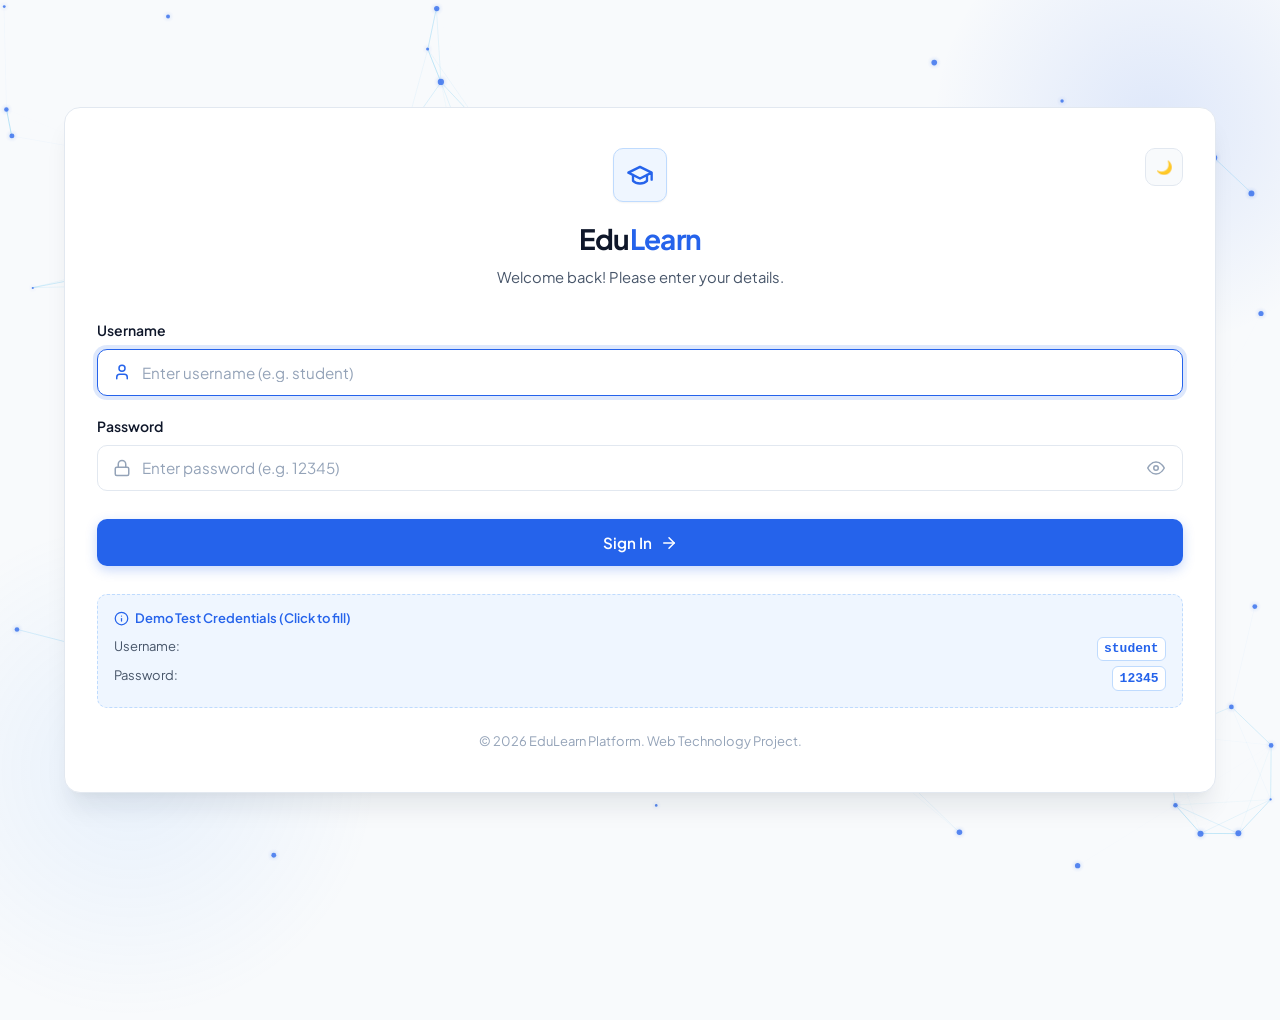
<file: index.html>
<!DOCTYPE html>
<html lang="en">
<head>
    <meta charset="UTF-8">
    <meta name="viewport" content="width=device-width, initial-scale=1.0">
    <meta name="description" content="EduLearn - Modern Online Education Platform Login">
    <title>EduLearn | Login</title>

    <!-- Google Fonts: Plus Jakarta Sans -->
    <link rel="preconnect" href="https://fonts.googleapis.com">
    <link rel="preconnect" href="https://fonts.gstatic.com" crossorigin>
    <link href="https://fonts.googleapis.com/css2?family=Plus+Jakarta+Sans:wght@400;500;600;700&display=swap" rel="stylesheet">

    <!-- Instant Dark Mode Initialization (Prevents Page Load Flash / FOUC) -->
    <script>
        (function() {
            const savedTheme = localStorage.getItem("theme") || localStorage.getItem("edulearn_theme");
            if (savedTheme === "dark") {
                document.documentElement.classList.add("dark-theme", "dark-mode");
            }
        })();
    </script>

    <!-- Stylesheet -->
    <link rel="stylesheet" href="css/style.css">
</head>
<body class="auth-page">
    <!-- Dynamic Moving Neural Network Canvas Background -->
    <canvas id="neural-bg-canvas" class="neural-bg-canvas neural-canvas" aria-hidden="true"></canvas>

    <main class="login-container">
        <div class="login-card">
            
            <!-- Branding / Logo Header & Theme Toggle -->
            <header class="brand-header" style="position: relative;">
                <button id="theme-toggle-btn" class="btn-theme-toggle" aria-label="Toggle dark mode" title="Switch Theme" style="position: absolute; top: 0; right: 0;">
                    <span class="theme-icon" id="theme-icon">🌙</span>
                </button>
                <div class="logo-badge" aria-hidden="true">
                    <!-- Graduation Cap SVG Icon -->
                    <svg viewBox="0 0 24 24" fill="none" stroke="currentColor" stroke-width="2" stroke-linecap="round" stroke-linejoin="round">
                        <path d="M22 10v6M2 10l10-5 10 5-10 5z"></path>
                        <path d="M6 12v5c3 3 9 3 12 0v-5"></path>
                    </svg>
                </div>
                <h1 class="brand-title">Edu<span>Learn</span></h1>
                <p class="brand-subtitle">Welcome back! Please enter your details.</p>
            </header>

            <!-- Error Message Alert Box -->
            <div id="error-message" class="error-container" role="alert" aria-live="assertive">
                <!-- Alert Triangle Icon -->
                <svg viewBox="0 0 24 24" fill="none" stroke="currentColor" stroke-width="2" stroke-linecap="round" stroke-linejoin="round" aria-hidden="true">
                    <circle cx="12" cy="12" r="10"></circle>
                    <line x1="12" y1="8" x2="12" y2="12"></line>
                    <line x1="12" y1="16" x2="12.01" y2="16"></line>
                </svg>
                <span id="error-text">Invalid username or password.</span>
            </div>

            <!-- Login Form -->
            <form id="login-form" autocomplete="off" novalidate>
                
                <!-- Username Field -->
                <div class="form-group">
                    <label for="username" class="form-label">Username</label>
                    <div class="input-wrapper">
                        <span class="input-icon" aria-hidden="true">
                            <!-- User SVG Icon -->
                            <svg viewBox="0 0 24 24" fill="none" stroke="currentColor" stroke-width="2" stroke-linecap="round" stroke-linejoin="round">
                                <path d="M19 21v-2a4 4 0 0 0-4-4H9a4 4 0 0 0-4 4v2"></path>
                                <circle cx="12" cy="7" r="4"></circle>
                            </svg>
                        </span>
                        <input 
                            type="text" 
                            id="username" 
                            name="username" 
                            class="form-control" 
                            placeholder="Enter username (e.g. student)" 
                            required
                            autofocus
                        >
                    </div>
                </div>

                <!-- Password Field -->
                <div class="form-group">
                    <label for="password" class="form-label">Password</label>
                    <div class="input-wrapper">
                        <span class="input-icon" aria-hidden="true">
                            <!-- Lock SVG Icon -->
                            <svg viewBox="0 0 24 24" fill="none" stroke="currentColor" stroke-width="2" stroke-linecap="round" stroke-linejoin="round">
                                <rect x="3" y="11" width="18" height="11" rx="2" ry="2"></rect>
                                <path d="M7 11V7a5 5 0 0 1 10 0v4"></path>
                            </svg>
                        </span>
                        <input 
                            type="password" 
                            id="password" 
                            name="password" 
                            class="form-control" 
                            placeholder="Enter password (e.g. 12345)" 
                            required
                        >
                        <!-- Password Toggle Button -->
                        <button type="button" id="toggle-password-btn" class="toggle-password" title="Show / Hide Password" aria-label="Toggle password visibility">
                            <svg id="eye-icon" viewBox="0 0 24 24" fill="none" stroke="currentColor" stroke-width="2" stroke-linecap="round" stroke-linejoin="round">
                                <path d="M1 12s4-8 11-8 11 8 11 8-4 8-11 8-11-8-11-8z"></path>
                                <circle cx="12" cy="12" r="3"></circle>
                            </svg>
                        </button>
                    </div>
                </div>

                <!-- Submit Button -->
                <button type="submit" id="login-btn" class="btn-primary">
                    <span>Sign In</span>
                    <!-- Arrow Right SVG Icon -->
                    <svg viewBox="0 0 24 24" fill="none" stroke="currentColor" stroke-width="2" stroke-linecap="round" stroke-linejoin="round" aria-hidden="true">
                        <line x1="5" y1="12" x2="19" y2="12"></line>
                        <polyline points="12 5 19 12 12 19"></polyline>
                    </svg>
                </button>

            </form>

            <!-- Test Credentials Quick Helper (College Project Demo) -->
            <div class="demo-credentials">
                <div class="demo-title">
                    <svg viewBox="0 0 24 24" fill="none" stroke="currentColor" stroke-width="2" stroke-linecap="round" stroke-linejoin="round">
                        <circle cx="12" cy="12" r="10"></circle>
                        <line x1="12" y1="16" x2="12" y2="12"></line>
                        <line x1="12" y1="8" x2="12.01" y2="8"></line>
                    </svg>
                    <span>Demo Test Credentials (Click to fill)</span>
                </div>
                <div class="demo-row">
                    <span>Username:</span>
                    <span class="demo-code" id="fill-user" title="Click to auto-fill">student</span>
                </div>
                <div class="demo-row">
                    <span>Password:</span>
                    <span class="demo-code" id="fill-pass" title="Click to auto-fill">12345</span>
                </div>
            </div>

            <!-- Footer -->
            <footer class="card-footer">
                <p>&copy; 2026 EduLearn Platform. Web Technology Project.</p>
            </footer>

        </div>
    </main>

    <!-- Authentication JavaScript -->
    <script src="js/script.js"></script>
</body>
</html>
</file>
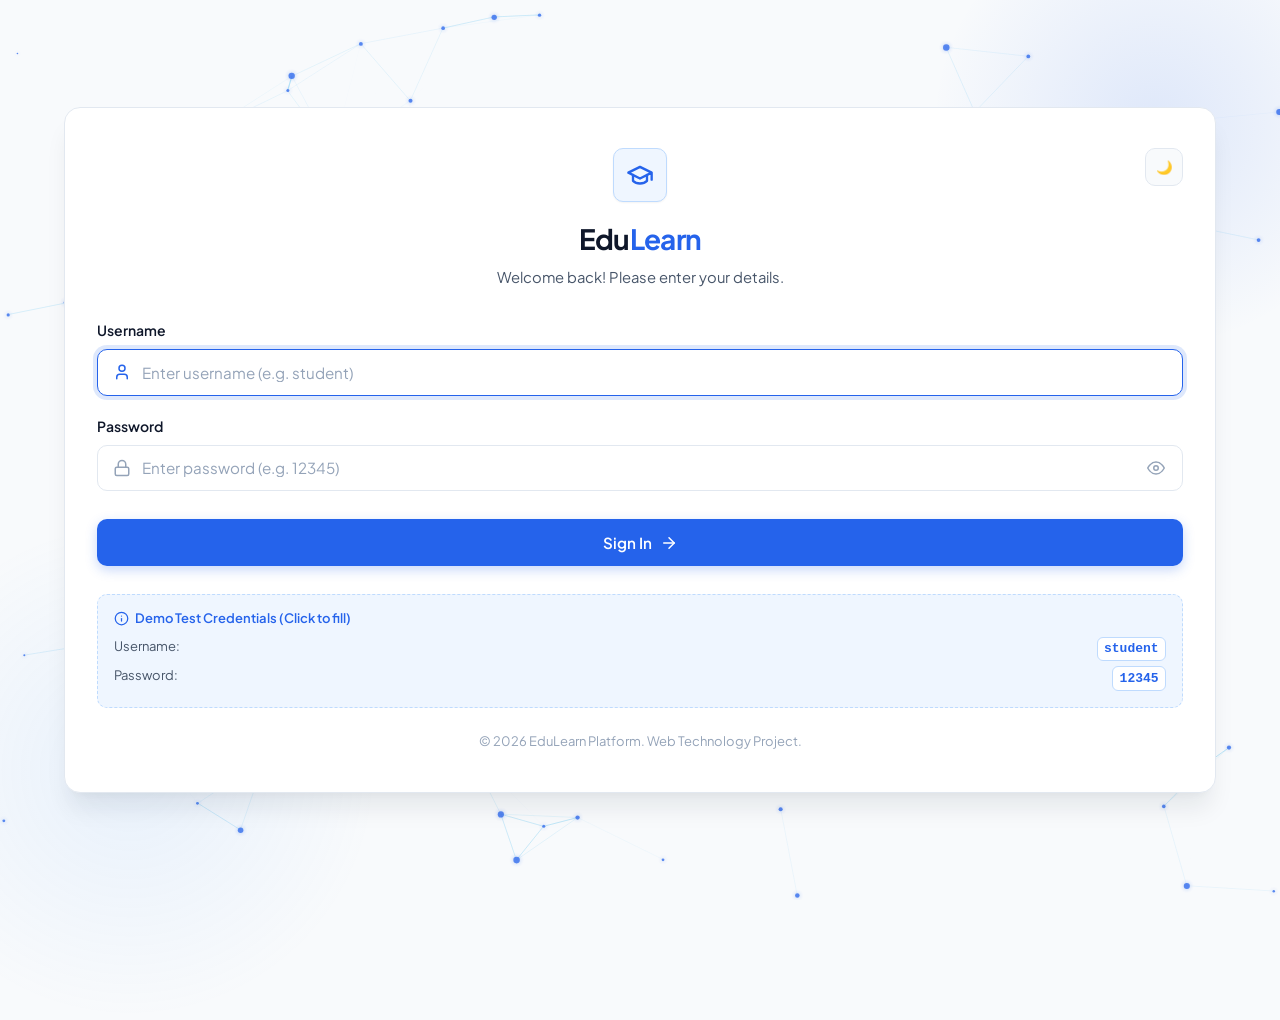
<file: courses.html>
<!DOCTYPE html>
<html lang="en">
<head>
    <meta charset="UTF-8">
    <meta name="viewport" content="width=device-width, initial-scale=1.0">
    <meta name="description" content="EduLearn - Available Courses Catalog">
    <title>EduLearn | Courses</title>

    <!-- Google Fonts: Plus Jakarta Sans -->
    <link rel="preconnect" href="https://fonts.googleapis.com">
    <link rel="preconnect" href="https://fonts.gstatic.com" crossorigin>
    <link href="https://fonts.googleapis.com/css2?family=Plus+Jakarta+Sans:wght@400;500;600;700&display=swap" rel="stylesheet">

    <!-- Instant Dark Mode Initialization (Prevents Page Load Flash / FOUC) -->
    <script>
        (function() {
            const savedTheme = localStorage.getItem("theme") || localStorage.getItem("edulearn_theme");
            if (savedTheme === "dark") {
                document.documentElement.classList.add("dark-theme", "dark-mode");
            }
        })();
    </script>

    <!-- Global Stylesheet -->
    <link rel="stylesheet" href="css/style.css">
</head>
<body class="courses-page">
    <!-- Dynamic Moving Neural Network Canvas Background -->
    <canvas id="neural-bg-canvas" class="neural-bg-canvas neural-canvas" aria-hidden="true"></canvas>

    <!-- ====================================================================
         1. REUSABLE NAVIGATION BAR COMPONENT
         ==================================================================== -->
    <nav class="navbar" aria-label="Main Navigation">
        <div class="navbar-container">
            
            <!-- Brand Logo -->
            <a href="dashboard.html" class="nav-brand">
                <div class="nav-brand-logo" aria-hidden="true">
                    <svg viewBox="0 0 24 24" fill="none" stroke="currentColor" stroke-width="2" stroke-linecap="round" stroke-linejoin="round">
                        <path d="M22 10v6M2 10l10-5 10 5-10 5z"></path>
                        <path d="M6 12v5c3 3 9 3 12 0v-5"></path>
                    </svg>
                </div>
                <span class="nav-brand-name">Edu<span>Learn</span></span>
            </a>

            <!-- Mobile Navigation Toggle -->
            <button class="mobile-nav-toggle" id="mobile-toggle" aria-label="Toggle navigation menu">
                <svg viewBox="0 0 24 24" fill="none" stroke="currentColor" stroke-width="2" stroke-linecap="round" stroke-linejoin="round">
                    <line x1="3" y1="12" x2="21" y2="12"></line>
                    <line x1="3" y1="6" x2="21" y2="6"></line>
                    <line x1="3" y1="18" x2="21" y2="18"></line>
                </svg>
            </button>

            <!-- Navigation Links -->
            <ul class="nav-menu" id="nav-menu">
                <li>
                    <a href="dashboard.html" class="nav-link">
                        <svg viewBox="0 0 24 24" fill="none" stroke="currentColor" stroke-width="2" stroke-linecap="round" stroke-linejoin="round">
                            <rect x="3" y="3" width="7" height="7"></rect>
                            <rect x="14" y="3" width="7" height="7"></rect>
                            <rect x="14" y="14" width="7" height="7"></rect>
                            <rect x="3" y="14" width="7" height="7"></rect>
                        </svg>
                        <span>Dashboard</span>
                    </a>
                </li>
                <li>
                    <a href="courses.html" class="nav-link active" aria-current="page">
                        <svg viewBox="0 0 24 24" fill="none" stroke="currentColor" stroke-width="2" stroke-linecap="round" stroke-linejoin="round">
                            <path d="M4 19.5A2.5 2.5 0 0 1 6.5 17H20"></path>
                            <path d="M6.5 2H20v20H6.5A2.5 2.5 0 0 1 4 19.5v-15A2.5 2.5 0 0 1 6.5 2z"></path>
                        </svg>
                        <span>Courses</span>
                    </a>
                </li>
                <li>
                    <a href="profile.html" class="nav-link">
                        <svg viewBox="0 0 24 24" fill="none" stroke="currentColor" stroke-width="2" stroke-linecap="round" stroke-linejoin="round">
                            <path d="M20 21v-2a4 4 0 0 0-4-4H8a4 4 0 0 0-4 4v2"></path>
                            <circle cx="12" cy="7" r="4"></circle>
                        </svg>
                        <span>Profile</span>
                    </a>
                </li>
            </ul>

            <!-- Nav Actions: Theme Toggle, User Chip & Logout Button -->
            <div class="nav-actions">
                <button id="theme-toggle-btn" class="btn-theme-toggle" aria-label="Toggle dark mode" title="Switch Theme">
                    <span class="theme-icon" id="theme-icon">🌙</span>
                </button>
                <div class="user-chip">
                    <div class="user-avatar" id="user-initial">S</div>
                    <span class="user-name" id="user-display-name">Student</span>
                </div>
                <button id="logout-btn" class="btn-logout" title="Sign out of EduLearn">
                    <svg viewBox="0 0 24 24" fill="none" stroke="currentColor" stroke-width="2" stroke-linecap="round" stroke-linejoin="round">
                        <path d="M9 21H5a2 2 0 0 1-2-2V5a2 2 0 0 1 2-2h4"></path>
                        <polyline points="16 17 21 12 16 7"></polyline>
                        <line x1="21" y1="12" x2="9" y2="12"></line>
                    </svg>
                    <span>Logout</span>
                </button>
            </div>

        </div>
    </nav>

    <!-- ====================================================================
         2. COURSES PAGE MAIN CONTENT
         ==================================================================== -->
    <main class="courses-container">
        
        <!-- Header & Search Toolbar -->
        <section class="courses-header-section">
            <div class="courses-title-box">
                <h1>Explore Courses</h1>
                <p>Master in-demand skills through structured modules, interactive code, and hands-on quizzes.</p>
            </div>

            <!-- Search Filter Input -->
            <div class="courses-filter-box">
                <div class="search-input-wrapper">
                    <span class="search-icon" aria-hidden="true">
                        <svg viewBox="0 0 24 24" fill="none" stroke="currentColor" stroke-width="2" stroke-linecap="round" stroke-linejoin="round">
                            <circle cx="11" cy="11" r="8"></circle>
                            <line x1="21" y1="21" x2="16.65" y2="16.65"></line>
                        </svg>
                    </span>
                    <input 
                        type="text" 
                        id="course-search-input" 
                        class="search-input" 
                        placeholder="Search courses or topics..."
                        aria-label="Search courses"
                    >
                </div>
            </div>
        </section>

        <!-- Dynamic Courses Grid (Populated by JavaScript) -->
        <section class="courses-grid" id="courses-grid" aria-live="polite">
            <!-- Dynamic JavaScript Content Injected Here -->
        </section>

    </main>

    <!-- Global JavaScript -->
    <script src="js/script.js"></script>
</body>
</html>
</file>
<file: css/style.css>
/* ==========================================================================
   EduLearn - Comprehensive Stylesheet
   Complete College Project: Auth, Dashboard, Courses, Lesson Tracker,
   Interactive Quiz, Student Profile, Global Dark Mode & Lesson Modals
   Theme: Modern Educational Platform (#2563eb Primary Blue)
   ========================================================================== */

/* --------------------------------------------------------------------------
   1. CSS Custom Properties / Design Tokens (Light & Dark Theme)
   -------------------------------------------------------------------------- */
:root {
    /* Primary Colors */
    --primary-color: #2563eb;         /* Main brand blue */
    --primary-hover: #1d4ed8;         /* Darker blue for hover states */
    --primary-light: #eff6ff;         /* Very light blue for accents / badges */
    --primary-border: #bfdbfe;        /* Border accent blue */

    /* Neutral & Background Colors (Light Theme Defaults) */
    --bg-main: #f8fafc;               /* Slate 50 background */
    --card-bg: #ffffff;               /* Pure white container background */
    --navbar-bg: rgba(255, 255, 255, 0.92);
    --text-primary: #0f172a;          /* Slate 900 for headings / primary text */
    --text-secondary: #475569;        /* Slate 600 for body & labels */
    --text-muted: #94a3b8;            /* Slate 400 for placeholders & icons */
    --border-color: #e2e8f0;          /* Slate 200 input and card borders */
    --border-focus: #2563eb;          /* Focused input outline */
    --code-bg: #0f172a;               /* Code snippet dark slate */
    --code-text: #f1f5f9;             /* Code text */

    /* Accent & Status Colors */
    --success-color: #16a34a;         /* Green 600 */
    --success-light: #dcfce7;         /* Green 100 */
    --success-border: #86efac;        /* Green 300 */
    --warning-color: #d97706;         /* Amber 600 */
    --warning-light: #fef3c7;         /* Amber 100 */
    --error-color: #dc2626;           /* Red 600 */
    --error-bg: #fef2f2;              /* Red 50 */
    --error-border: #fecaca;          /* Red 200 */
    --purple-color: #7c3aed;          /* Purple 600 */
    --purple-light: #f3e8ff;          /* Purple 100 */
    --cyan-color: #0891b2;            /* Cyan 600 */
    --cyan-light: #cffafe;            /* Cyan 100 */

    /* Typography */
    --font-family: 'Plus Jakarta Sans', system-ui, -apple-system, BlinkMacSystemFont, 'Segoe UI', Roboto, sans-serif;
    --font-mono: ui-monospace, SFMono-Regular, Menlo, Monaco, Consolas, 'Liberation Mono', 'Courier New', monospace;
    
    /* Box Shadows */
    --shadow-sm: 0 1px 2px 0 rgba(0, 0, 0, 0.05);
    --shadow-md: 0 4px 6px -1px rgba(0, 0, 0, 0.07), 0 2px 4px -2px rgba(0, 0, 0, 0.05);
    --shadow-lg: 0 10px 15px -3px rgba(0, 0, 0, 0.07), 0 4px 6px -4px rgba(0, 0, 0, 0.05);
    --shadow-xl: 0 20px 25px -5px rgba(15, 23, 42, 0.08), 0 8px 10px -6px rgba(15, 23, 42, 0.04);
    --shadow-focus: 0 0 0 4px rgba(37, 99, 235, 0.15);

    /* Border Radius */
    --radius-sm: 6px;
    --radius-md: 10px;
    --radius-lg: 16px;
    --radius-xl: 20px;
    --radius-full: 9999px;

    /* Transitions */
    --transition: all 0.25s cubic-bezier(0.4, 0, 0.2, 1);
}

/* --------------------------------------------------------------------------
   DARK THEME PALETTE OVERRIDES (#0f172a background, #1e293b cards)
   Applies to html, body, and :root with .dark-theme or .dark-mode
   -------------------------------------------------------------------------- */
html.dark-theme,
html.dark-mode,
:root.dark-theme,
:root.dark-mode,
body.dark-theme,
body.dark-mode {
    --bg-main: #0f172a;               /* Slate 900 deep dark background */
    --card-bg: #1e293b;               /* Slate 800 dark card background */
    --navbar-bg: rgba(15, 23, 42, 0.92);
    --text-primary: #f8fafc;          /* Slate 50 bright heading text */
    --text-secondary: #cbd5e1;        /* Slate 300 readable muted body */
    --text-muted: #64748b;            /* Slate 500 placeholders & subtle icons */
    --border-color: #334155;          /* Slate 700 crisp borders */
    --border-focus: #3b82f6;          /* Bright blue focus outline */
    --primary-light: rgba(37, 99, 235, 0.18);
    --primary-border: #2563eb;
    --success-light: rgba(22, 163, 74, 0.18);
    --warning-light: rgba(217, 119, 6, 0.18);
    --error-bg: rgba(220, 38, 38, 0.18);
    --purple-light: rgba(124, 58, 237, 0.18);
    --cyan-light: rgba(8, 145, 178, 0.18);
    --code-bg: #020617;               /* Slate 950 deep code background */
    --shadow-xl: 0 20px 25px -5px rgba(0, 0, 0, 0.4), 0 8px 10px -6px rgba(0, 0, 0, 0.3);
}

/* --------------------------------------------------------------------------
   2. Global Reset & Base Styles
   -------------------------------------------------------------------------- */
* {
    margin: 0;
    padding: 0;
    box-sizing: border-box;
}

html {
    font-size: 16px;
    box-sizing: border-box;
    scroll-behavior: smooth;
    background-color: var(--bg-main);
    color: var(--text-primary);
    min-height: 100%;
    transition: background-color 0.3s ease, color 0.3s ease;
}

body {
    font-family: var(--font-family);
    background-color: transparent; /* Allows neural network canvas to render clearly in the background */
    color: var(--text-primary);
    min-height: 100vh;
    line-height: 1.5;
    -webkit-font-smoothing: antialiased;
    position: relative;
    z-index: 1;
    overflow-x: hidden;
    transition: color 0.3s ease;
}

/* --------------------------------------------------------------------------
   Neural Network Node Connection Canvas Background (Strict Layering)
   -------------------------------------------------------------------------- */
.neural-bg-canvas,
.neural-canvas,
#neural-bg-canvas,
#neural-canvas {
    position: fixed !important;
    top: 0 !important;
    left: 0 !important;
    width: 100vw !important;
    height: 100vh !important;
    pointer-events: none !important; /* Ensures all clicks pass through freely */
    z-index: -1 !important;          /* Sits strictly behind all cards, text & modals */
    opacity: 0.88;
    transition: opacity 0.4s ease;
}

body.dark-theme .neural-bg-canvas,
body.dark-mode .neural-bg-canvas,
html.dark-theme .neural-bg-canvas,
html.dark-mode .neural-bg-canvas,
body.dark-theme .neural-canvas,
body.dark-mode .neural-canvas,
html.dark-theme .neural-canvas,
html.dark-mode .neural-canvas {
    opacity: 1;
}

/* Auth Page specific centered layout */
body.auth-page {
    display: flex;
    align-items: center;
    justify-content: center;
    padding: 1.5rem;
    position: relative;
    z-index: 1;
    overflow-x: hidden;
}

body.auth-page::before {
    content: '';
    position: absolute;
    width: 450px;
    height: 450px;
    background: radial-gradient(circle, rgba(37, 99, 235, 0.12) 0%, rgba(37, 99, 235, 0) 70%);
    top: -100px;
    right: -100px;
    border-radius: 50%;
    z-index: -1;
    pointer-events: none;
}

body.auth-page::after {
    content: '';
    position: absolute;
    width: 500px;
    height: 500px;
    background: radial-gradient(circle, rgba(96, 165, 250, 0.1) 0%, rgba(96, 165, 250, 0) 70%);
    bottom: -120px;
    left: -120px;
    border-radius: 50%;
    z-index: -1;
    pointer-events: none;
}

/* --------------------------------------------------------------------------
   3. Phase 1: Login Card Component
   -------------------------------------------------------------------------- */
.login-container {
    width: 100%;
    max-width: 440px;
    z-index: 1;
}

.login-card {
    background: var(--card-bg);
    border: 1px solid var(--border-color);
    border-radius: var(--radius-lg);
    box-shadow: var(--shadow-xl);
    padding: 2.5rem 2rem;
    transition: var(--transition);
}

.brand-header {
    text-align: center;
    margin-bottom: 2rem;
}

.logo-badge {
    width: 54px;
    height: 54px;
    background: var(--primary-light);
    color: var(--primary-color);
    border: 1px solid var(--primary-border);
    border-radius: var(--radius-md);
    display: inline-flex;
    align-items: center;
    justify-content: center;
    margin-bottom: 1rem;
    box-shadow: var(--shadow-sm);
}

.logo-badge svg {
    width: 28px;
    height: 28px;
}

.brand-title {
    font-size: 1.75rem;
    font-weight: 700;
    letter-spacing: -0.025em;
    color: var(--text-primary);
    margin-bottom: 0.35rem;
}

.brand-title span {
    color: var(--primary-color);
}

.brand-subtitle {
    font-size: 0.925rem;
    color: var(--text-secondary);
    font-weight: 400;
}

.error-container {
    display: none;
    background-color: var(--error-bg);
    border: 1px solid var(--error-border);
    color: var(--error-color);
    border-radius: var(--radius-md);
    padding: 0.75rem 1rem;
    margin-bottom: 1.5rem;
    font-size: 0.875rem;
    font-weight: 500;
    align-items: center;
    gap: 0.625rem;
    animation: shake 0.4s ease-in-out;
}

.error-container.show {
    display: flex;
}

.error-container svg {
    width: 18px;
    height: 18px;
    flex-shrink: 0;
}

.form-group {
    margin-bottom: 1.25rem;
}

.form-label {
    display: block;
    font-size: 0.875rem;
    font-weight: 600;
    color: var(--text-primary);
    margin-bottom: 0.5rem;
}

.input-wrapper {
    position: relative;
    display: flex;
    align-items: center;
}

.input-icon {
    position: absolute;
    left: 1rem;
    color: var(--text-muted);
    display: flex;
    align-items: center;
    pointer-events: none;
    transition: var(--transition);
}

.input-icon svg {
    width: 18px;
    height: 18px;
}

.form-control {
    width: 100%;
    padding: 0.8rem 1rem 0.8rem 2.75rem;
    font-size: 0.95rem;
    font-family: inherit;
    color: var(--text-primary);
    background-color: var(--card-bg);
    border: 1.5px solid var(--border-color);
    border-radius: var(--radius-md);
    transition: var(--transition);
    outline: none;
}

.form-control::placeholder {
    color: var(--text-muted);
}

.form-control:focus {
    border-color: var(--border-focus);
    box-shadow: var(--shadow-focus);
}

.form-control:focus + .input-icon,
.input-wrapper:focus-within .input-icon {
    color: var(--primary-color);
}

.toggle-password {
    position: absolute;
    right: 0.75rem;
    background: transparent;
    border: none;
    color: var(--text-muted);
    cursor: pointer;
    padding: 0.35rem;
    display: flex;
    align-items: center;
    justify-content: center;
    border-radius: var(--radius-sm);
    transition: var(--transition);
}

.toggle-password:hover {
    color: var(--text-primary);
    background-color: var(--bg-main);
}

.toggle-password svg {
    width: 18px;
    height: 18px;
}

.btn-primary {
    width: 100%;
    padding: 0.875rem 1.5rem;
    font-size: 0.95rem;
    font-weight: 600;
    font-family: inherit;
    color: #ffffff;
    background-color: var(--primary-color);
    border: none;
    border-radius: var(--radius-md);
    cursor: pointer;
    display: inline-flex;
    align-items: center;
    justify-content: center;
    gap: 0.5rem;
    box-shadow: 0 4px 12px rgba(37, 99, 235, 0.25);
    transition: var(--transition);
    margin-top: 0.5rem;
    text-decoration: none;
}

.btn-primary:hover {
    background-color: var(--primary-hover);
    box-shadow: 0 6px 16px rgba(37, 99, 235, 0.35);
    transform: translateY(-1px);
}

.btn-primary:active {
    transform: translateY(0);
}

.btn-primary svg {
    width: 18px;
    height: 18px;
    transition: transform 0.2s ease;
}

.btn-primary:hover svg {
    transform: translateX(3px);
}

.demo-credentials {
    margin-top: 1.75rem;
    padding: 0.875rem 1rem;
    background-color: var(--primary-light);
    border: 1px dashed var(--primary-border);
    border-radius: var(--radius-md);
    font-size: 0.8125rem;
    color: var(--text-secondary);
}

.demo-title {
    font-weight: 600;
    color: var(--primary-color);
    margin-bottom: 0.35rem;
    display: flex;
    align-items: center;
    gap: 0.4rem;
}

.demo-title svg {
    width: 15px;
    height: 15px;
}

.demo-row {
    display: flex;
    justify-content: space-between;
    padding: 0.15rem 0;
}

.demo-code {
    font-family: monospace;
    font-weight: 600;
    background: var(--card-bg);
    padding: 0.1rem 0.4rem;
    border-radius: var(--radius-sm);
    border: 1px solid var(--primary-border);
    color: var(--primary-color);
    cursor: pointer;
    user-select: all;
}

.card-footer {
    text-align: center;
    margin-top: 1.5rem;
    font-size: 0.8125rem;
    color: var(--text-muted);
}

/* --------------------------------------------------------------------------
   4. Phase 2: Navigation Bar Component & Theme Toggle
   -------------------------------------------------------------------------- */
.navbar {
    position: sticky;
    top: 0;
    left: 0;
    right: 0;
    background: var(--navbar-bg);
    backdrop-filter: blur(12px);
    -webkit-backdrop-filter: blur(12px);
    border-bottom: 1px solid var(--border-color);
    z-index: 1000;
    transition: var(--transition);
}

.navbar-container {
    max-width: 1200px;
    margin: 0 auto;
    padding: 0.85rem 1.5rem;
    display: flex;
    align-items: center;
    justify-content: space-between;
}

.nav-brand {
    display: flex;
    align-items: center;
    gap: 0.75rem;
    text-decoration: none;
}

.nav-brand-logo {
    width: 38px;
    height: 38px;
    background: var(--primary-light);
    color: var(--primary-color);
    border: 1px solid var(--primary-border);
    border-radius: var(--radius-md);
    display: inline-flex;
    align-items: center;
    justify-content: center;
}

.nav-brand-logo svg {
    width: 20px;
    height: 20px;
}

.nav-brand-name {
    font-size: 1.25rem;
    font-weight: 700;
    color: var(--text-primary);
    letter-spacing: -0.02em;
}

.nav-brand-name span {
    color: var(--primary-color);
}

.nav-menu {
    display: flex;
    align-items: center;
    gap: 0.5rem;
    list-style: none;
}

.nav-link {
    display: inline-flex;
    align-items: center;
    gap: 0.45rem;
    padding: 0.55rem 0.95rem;
    border-radius: var(--radius-md);
    color: var(--text-secondary);
    font-size: 0.9rem;
    font-weight: 600;
    text-decoration: none;
    transition: var(--transition);
}

.nav-link svg {
    width: 17px;
    height: 17px;
}

.nav-link:hover {
    color: var(--primary-color);
    background-color: var(--primary-light);
}

.nav-link.active {
    color: var(--primary-color);
    background-color: var(--primary-light);
    border: 1px solid var(--primary-border);
}

.nav-actions {
    display: flex;
    align-items: center;
    gap: 0.75rem;
}

/* Theme Toggle Button (☀️ / 🌙) */
.btn-theme-toggle {
    width: 38px;
    height: 38px;
    border-radius: var(--radius-md);
    background-color: var(--bg-main);
    border: 1.5px solid var(--border-color);
    color: var(--text-primary);
    display: inline-flex;
    align-items: center;
    justify-content: center;
    cursor: pointer;
    transition: var(--transition);
}

.btn-theme-toggle:hover {
    background-color: var(--primary-light);
    border-color: var(--primary-border);
    color: var(--primary-color);
    transform: rotate(15deg);
}

.btn-theme-toggle svg {
    width: 18px;
    height: 18px;
}

.user-chip {
    display: flex;
    align-items: center;
    gap: 0.6rem;
    background-color: var(--bg-main);
    border: 1px solid var(--border-color);
    padding: 0.35rem 0.75rem 0.35rem 0.45rem;
    border-radius: var(--radius-full);
}

.user-avatar {
    width: 28px;
    height: 28px;
    background-color: var(--primary-color);
    color: #ffffff;
    font-size: 0.75rem;
    font-weight: 700;
    border-radius: 50%;
    display: flex;
    align-items: center;
    justify-content: center;
}

.user-name {
    font-size: 0.85rem;
    font-weight: 600;
    color: var(--text-primary);
}

.btn-logout {
    display: inline-flex;
    align-items: center;
    gap: 0.4rem;
    background: transparent;
    border: 1px solid #fee2e2;
    color: var(--error-color);
    background-color: var(--error-bg);
    padding: 0.5rem 0.85rem;
    border-radius: var(--radius-md);
    font-size: 0.85rem;
    font-weight: 600;
    font-family: inherit;
    cursor: pointer;
    transition: var(--transition);
}

.btn-logout svg {
    width: 16px;
    height: 16px;
}

.btn-logout:hover {
    background-color: var(--error-color);
    border-color: var(--error-color);
    color: #ffffff;
    box-shadow: 0 4px 10px rgba(220, 38, 38, 0.2);
}

/* Mobile Nav Toggle */
.mobile-nav-toggle {
    display: none;
    background: none;
    border: none;
    color: var(--text-primary);
    cursor: pointer;
    padding: 0.4rem;
}

.mobile-nav-toggle svg {
    width: 24px;
    height: 24px;
}

/* --------------------------------------------------------------------------
   5. Phase 2: Student Dashboard Layout & Components
   -------------------------------------------------------------------------- */
.dashboard-page,
.courses-page,
.course-detail-page,
.quiz-page,
.profile-page {
    position: relative;
    z-index: 1;
    padding-bottom: 3.5rem;
}

.dashboard-container,
.courses-container,
.course-detail-container,
.quiz-container-main,
.profile-container-main,
.login-container {
    position: relative;
    z-index: 1;
    max-width: 1200px;
    margin: 0 auto;
    padding: 2rem 1.5rem;
    animation: slideUp 0.45s cubic-bezier(0.16, 1, 0.3, 1) forwards;
}

/* Welcome Hero Banner */
.welcome-hero {
    background: linear-gradient(135deg, #2563eb 0%, #1d4ed8 100%);
    border-radius: var(--radius-xl);
    padding: 2.25rem 2.5rem;
    color: #ffffff;
    display: flex;
    align-items: center;
    justify-content: space-between;
    box-shadow: 0 10px 25px -5px rgba(37, 99, 235, 0.35);
    margin-bottom: 2rem;
    position: relative;
    overflow: hidden;
}

.welcome-hero::after {
    content: '';
    position: absolute;
    right: -40px;
    top: -40px;
    width: 260px;
    height: 260px;
    background: radial-gradient(circle, rgba(255, 255, 255, 0.15) 0%, rgba(255, 255, 255, 0) 70%);
    border-radius: 50%;
    pointer-events: none;
}

.hero-content {
    max-width: 600px;
    z-index: 1;
}

.hero-badge {
    display: inline-flex;
    align-items: center;
    gap: 0.4rem;
    background: rgba(255, 255, 255, 0.18);
    backdrop-filter: blur(8px);
    padding: 0.3rem 0.75rem;
    border-radius: var(--radius-full);
    font-size: 0.8rem;
    font-weight: 600;
    margin-bottom: 0.75rem;
    border: 1px solid rgba(255, 255, 255, 0.25);
}

.hero-title {
    font-size: 2rem;
    font-weight: 700;
    letter-spacing: -0.025em;
    margin-bottom: 0.5rem;
}

.hero-subtitle {
    font-size: 0.95rem;
    opacity: 0.9;
    line-height: 1.6;
}

.hero-action {
    z-index: 1;
}

.btn-hero {
    background: #ffffff;
    color: #2563eb;
    font-weight: 700;
    font-size: 0.925rem;
    padding: 0.85rem 1.6rem;
    border-radius: var(--radius-md);
    text-decoration: none;
    display: inline-flex;
    align-items: center;
    gap: 0.5rem;
    box-shadow: 0 4px 14px rgba(0, 0, 0, 0.12);
    transition: var(--transition);
}

.btn-hero:hover {
    transform: translateY(-2px);
    box-shadow: 0 6px 20px rgba(0, 0, 0, 0.18);
    background: #f8fafc;
}

.btn-hero svg {
    width: 18px;
    height: 18px;
    transition: transform 0.2s ease;
}

.btn-hero:hover svg {
    transform: translateX(4px);
}

/* --------------------------------------------------------------------------
   6. Metrics Summary Grid
   -------------------------------------------------------------------------- */
.metrics-section {
    margin-bottom: 2.25rem;
}

.section-header {
    display: flex;
    align-items: center;
    justify-content: space-between;
    margin-bottom: 1.25rem;
}

.section-title {
    font-size: 1.25rem;
    font-weight: 700;
    color: var(--text-primary);
    letter-spacing: -0.015em;
}

.metrics-grid {
    display: grid;
    grid-template-columns: repeat(4, 1fr);
    gap: 1.25rem;
}

.metric-card {
    background: var(--card-bg);
    border: 1px solid var(--border-color);
    border-radius: var(--radius-lg);
    padding: 1.5rem;
    box-shadow: var(--shadow-sm);
    transition: var(--transition);
    display: flex;
    flex-direction: column;
    justify-content: space-between;
}

.metric-card:hover {
    transform: translateY(-3px);
    box-shadow: var(--shadow-md);
    border-color: var(--primary-border);
}

.metric-header {
    display: flex;
    align-items: center;
    justify-content: space-between;
    margin-bottom: 1rem;
}

.metric-label {
    font-size: 0.85rem;
    font-weight: 600;
    color: var(--text-secondary);
}

.metric-icon-box {
    width: 42px;
    height: 42px;
    border-radius: var(--radius-md);
    display: flex;
    align-items: center;
    justify-content: center;
}

.metric-icon-box svg {
    width: 22px;
    height: 22px;
}

.metric-icon-blue {
    background-color: var(--primary-light);
    color: var(--primary-color);
    border: 1px solid var(--primary-border);
}

.metric-icon-green {
    background-color: var(--success-light);
    color: var(--success-color);
    border: 1px solid var(--success-border);
}

.metric-icon-amber {
    background-color: var(--warning-light);
    color: var(--warning-color);
    border: 1px solid #fde68a;
}

.metric-icon-purple {
    background-color: var(--purple-light);
    color: var(--purple-color);
    border: 1px solid #e9d5ff;
}

.metric-icon-cyan {
    background-color: var(--cyan-light);
    color: var(--cyan-color);
    border: 1px solid #a5f3fc;
}

.metric-value-row {
    display: flex;
    align-items: baseline;
    gap: 0.5rem;
    margin-bottom: 0.75rem;
}

.metric-value {
    font-size: 1.85rem;
    font-weight: 700;
    color: var(--text-primary);
    letter-spacing: -0.02em;
}

.metric-subtitle {
    font-size: 0.8125rem;
    color: var(--text-muted);
}

/* Dynamic Progress Bar Component with Neon Glow & Shimmer Shine */
.progress-container {
    width: 100%;
    margin-top: 0.25rem;
}

.progress-track {
    width: 100%;
    height: 9px;
    background-color: var(--bg-main);
    border-radius: var(--radius-full);
    overflow: hidden;
    border: 1px solid var(--border-color);
    box-shadow: inset 0 1px 3px rgba(0, 0, 0, 0.08);
    position: relative;
}

.progress-fill {
    height: 100%;
    background: linear-gradient(90deg, #2563eb 0%, #3b82f6 50%, #60a5fa 100%);
    border-radius: var(--radius-full);
    transition: width 0.8s cubic-bezier(0.4, 0, 0.2, 1);
    position: relative;
    overflow: hidden;
    box-shadow: 0 0 10px rgba(59, 130, 246, 0.45);
}

/* Neon Shimmer Light Beam Effect across all Progress Bars */
.progress-fill::after {
    content: '';
    position: absolute;
    top: 0;
    left: -100%;
    width: 100%;
    height: 100%;
    background: linear-gradient(
        90deg,
        transparent 0%,
        rgba(255, 255, 255, 0.45) 50%,
        transparent 100%
    );
    animation: shimmerBeam 2.2s cubic-bezier(0.4, 0, 0.2, 1) infinite;
}

@keyframes shimmerBeam {
    0% {
        left: -100%;
    }
    60%, 100% {
        left: 150%;
    }
}

.progress-fill-success {
    background: linear-gradient(90deg, #10b981 0%, #22c55e 50%, #4ade80 100%);
    box-shadow: 0 0 12px rgba(34, 197, 94, 0.45);
}

.progress-fill-amber {
    background: linear-gradient(90deg, #d97706 0%, #f59e0b 50%, #fbbf24 100%);
    box-shadow: 0 0 12px rgba(245, 158, 11, 0.45);
}

/* Dark Mode Neon Intensifier for Progress Bars */
body.dark-theme .progress-fill,
body.dark-mode .progress-fill,
html.dark-theme .progress-fill,
html.dark-mode .progress-fill {
    background: linear-gradient(90deg, #0284c7 0%, #0ea5e9 40%, #38bdf8 100%);
    box-shadow: 0 0 15px rgba(56, 189, 248, 0.6), 0 0 4px rgba(56, 189, 248, 0.9);
}

body.dark-theme .progress-fill-success,
body.dark-mode .progress-fill-success,
html.dark-theme .progress-fill-success,
html.dark-mode .progress-fill-success {
    background: linear-gradient(90deg, #059669 0%, #10b981 50%, #34d399 100%);
    box-shadow: 0 0 15px rgba(52, 211, 153, 0.6);
}

.progress-meta {
    display: flex;
    justify-content: space-between;
    font-size: 0.75rem;
    color: var(--text-muted);
    font-weight: 600;
    margin-top: 0.4rem;
}

/* --------------------------------------------------------------------------
   7. Dashboard Spotlight & Side Panel
   -------------------------------------------------------------------------- */
.dashboard-main-grid {
    display: grid;
    grid-template-columns: 2fr 1fr;
    gap: 1.5rem;
}

.spotlight-card {
    background: var(--card-bg);
    border: 1px solid var(--border-color);
    border-radius: var(--radius-lg);
    padding: 1.75rem;
    box-shadow: var(--shadow-sm);
}

.spotlight-badge {
    display: inline-flex;
    align-items: center;
    gap: 0.35rem;
    background-color: var(--primary-light);
    color: var(--primary-color);
    font-size: 0.775rem;
    font-weight: 700;
    text-transform: uppercase;
    letter-spacing: 0.05em;
    padding: 0.25rem 0.65rem;
    border-radius: var(--radius-sm);
    margin-bottom: 0.85rem;
}

.spotlight-course-title {
    font-size: 1.35rem;
    font-weight: 700;
    color: var(--text-primary);
    margin-bottom: 0.4rem;
}

.spotlight-lesson-title {
    font-size: 0.95rem;
    color: var(--text-secondary);
    margin-bottom: 1.25rem;
}

.spotlight-progress-block {
    background-color: var(--bg-main);
    border: 1px solid var(--border-color);
    border-radius: var(--radius-md);
    padding: 1.15rem;
    margin-bottom: 1.25rem;
}

.spotlight-progress-label {
    display: flex;
    justify-content: space-between;
    font-size: 0.85rem;
    font-weight: 600;
    margin-bottom: 0.5rem;
    color: var(--text-primary);
}

.btn-resume {
    display: inline-flex;
    align-items: center;
    justify-content: center;
    gap: 0.5rem;
    background-color: var(--primary-color);
    color: #ffffff;
    padding: 0.85rem 1.5rem;
    border-radius: var(--radius-md);
    font-size: 0.925rem;
    font-weight: 600;
    text-decoration: none;
    box-shadow: 0 4px 12px rgba(37, 99, 235, 0.25);
    transition: var(--transition);
}

.btn-resume:hover {
    background-color: var(--primary-hover);
    box-shadow: 0 6px 16px rgba(37, 99, 235, 0.35);
    transform: translateY(-1px);
}

.btn-resume svg {
    width: 18px;
    height: 18px;
}

.side-panel-card {
    background: var(--card-bg);
    border: 1px solid var(--border-color);
    border-radius: var(--radius-lg);
    padding: 1.5rem;
    box-shadow: var(--shadow-sm);
    display: flex;
    flex-direction: column;
    gap: 1.25rem;
}

.side-card-title {
    font-size: 1.05rem;
    font-weight: 700;
    color: var(--text-primary);
    display: flex;
    align-items: center;
    gap: 0.5rem;
}

.side-card-title svg {
    width: 18px;
    height: 18px;
    color: var(--primary-color);
}

.quick-links-list {
    list-style: none;
    display: flex;
    flex-direction: column;
    gap: 0.6rem;
}

.quick-link-item {
    display: flex;
    align-items: center;
    justify-content: space-between;
    padding: 0.75rem 0.9rem;
    background-color: var(--bg-main);
    border: 1px solid var(--border-color);
    border-radius: var(--radius-md);
    text-decoration: none;
    color: var(--text-primary);
    font-size: 0.875rem;
    font-weight: 600;
    transition: var(--transition);
}

.quick-link-item:hover {
    background-color: var(--primary-light);
    border-color: var(--primary-border);
    color: var(--primary-color);
    transform: translateX(3px);
}

.quick-link-item svg {
    width: 16px;
    height: 16px;
    color: var(--text-muted);
}

.viva-helper-box {
    background-color: var(--bg-main);
    border: 1px dashed var(--border-color);
    border-radius: var(--radius-md);
    padding: 0.85rem 1rem;
    font-size: 0.8rem;
    color: var(--text-secondary);
}

.viva-helper-title {
    font-weight: 700;
    color: var(--text-primary);
    margin-bottom: 0.25rem;
    display: flex;
    align-items: center;
    gap: 0.4rem;
}

/* --------------------------------------------------------------------------
   8. Phase 3: Courses Catalog & Course Card Styles
   -------------------------------------------------------------------------- */
.courses-header-section {
    display: flex;
    align-items: center;
    justify-content: space-between;
    gap: 1.5rem;
    margin-bottom: 2rem;
    flex-wrap: wrap;
}

.courses-title-box h1 {
    font-size: 1.85rem;
    font-weight: 700;
    color: var(--text-primary);
    letter-spacing: -0.02em;
    margin-bottom: 0.35rem;
}

.courses-title-box p {
    font-size: 0.925rem;
    color: var(--text-secondary);
}

.courses-filter-box {
    display: flex;
    align-items: center;
    gap: 0.75rem;
    min-width: 320px;
}

.search-input-wrapper {
    position: relative;
    flex: 1;
    display: flex;
    align-items: center;
}

.search-icon {
    position: absolute;
    left: 0.85rem;
    color: var(--text-muted);
    pointer-events: none;
    display: flex;
}

.search-icon svg {
    width: 17px;
    height: 17px;
}

.search-input {
    width: 100%;
    padding: 0.65rem 1rem 0.65rem 2.4rem;
    font-size: 0.875rem;
    font-family: inherit;
    border: 1.5px solid var(--border-color);
    border-radius: var(--radius-md);
    background-color: var(--card-bg);
    color: var(--text-primary);
    outline: none;
    transition: var(--transition);
}

.search-input:focus {
    border-color: var(--border-focus);
    box-shadow: var(--shadow-focus);
}

.courses-grid {
    display: grid;
    grid-template-columns: repeat(auto-fit, minmax(280px, 1fr));
    gap: 1.5rem;
    align-items: stretch;
}

.course-card {
    background: var(--card-bg);
    border: 1px solid var(--border-color);
    border-radius: var(--radius-lg);
    box-shadow: var(--shadow-sm);
    padding: 1.75rem;
    display: flex;
    flex-direction: column;
    justify-content: space-between;
    transition: var(--transition);
    position: relative;
    overflow: hidden;
}

.course-card:hover {
    transform: translateY(-4px);
    box-shadow: var(--shadow-lg);
    border-color: var(--primary-border);
}

.course-card-header,
.course-card-top {
    display: flex;
    align-items: center;
    justify-content: space-between;
    margin-bottom: 1.25rem;
    gap: 0.75rem;
}

/* Constrain all icons, images, and SVGs inside .course-card to fixed sizes */
.course-icon,
.course-icon-badge {
    width: 56px;
    height: 56px;
    min-width: 56px;
    min-height: 56px;
    max-width: 64px;
    max-height: 64px;
    border-radius: var(--radius-md);
    display: inline-flex;
    align-items: center;
    justify-content: center;
    flex-shrink: 0;
    overflow: hidden;
}

.course-icon svg,
.course-icon-badge svg,
.course-card .course-icon svg,
.course-card .course-icon-badge svg {
    width: 28px;
    height: 28px;
    min-width: 28px;
    min-height: 28px;
    max-width: 32px;
    max-height: 32px;
    object-fit: contain;
    flex-shrink: 0;
}

.course-card img,
.course-card svg.illustration,
.course-card .illustration-img {
    width: 64px;
    height: 64px;
    max-width: 64px;
    max-height: 64px;
    object-fit: contain;
    flex-shrink: 0;
}

/* Defensive rule: Ensure any unexpected SVG inside .course-card never explodes in size */
.course-card svg:not(.btn-view-course svg):not(.course-meta-item svg):not(.instructor-info svg):not(.lessons-count svg) {
    max-width: 64px;
    max-height: 64px;
    object-fit: contain;
}

/* Icon Color Variants */
.icon-blue {
    background-color: var(--primary-light);
    color: var(--primary-color);
    border: 1px solid var(--primary-border);
}

.icon-amber {
    background-color: var(--warning-light);
    color: var(--warning-color);
    border: 1px solid #fde68a;
}

.icon-purple {
    background-color: var(--purple-light);
    color: var(--purple-color);
    border: 1px solid #e9d5ff;
}

.icon-cyan {
    background-color: var(--cyan-light);
    color: var(--cyan-color);
    border: 1px solid #a5f3fc;
}

.icon-green {
    background-color: var(--success-light);
    color: var(--success-color);
    border: 1px solid var(--success-border);
}

.course-category-tag {
    font-size: 0.75rem;
    font-weight: 700;
    text-transform: uppercase;
    letter-spacing: 0.05em;
    padding: 0.25rem 0.6rem;
    border-radius: var(--radius-sm);
    background-color: var(--bg-main);
    color: var(--text-secondary);
    border: 1px solid var(--border-color);
    display: inline-block;
    margin-bottom: 0.5rem;
}

.badge-difficulty {
    font-size: 0.75rem;
    font-weight: 700;
    padding: 0.25rem 0.65rem;
    border-radius: var(--radius-full);
    display: inline-flex;
    align-items: center;
    gap: 0.35rem;
}

.badge-beginner {
    background-color: var(--success-light);
    color: var(--success-color);
    border: 1px solid var(--success-border);
}

.badge-intermediate {
    background-color: var(--primary-light);
    color: var(--primary-color);
    border: 1px solid var(--primary-border);
}

.badge-advanced {
    background-color: var(--purple-light);
    color: var(--purple-color);
    border: 1px solid #e9d5ff;
}

.course-main-info {
    margin-bottom: 1.25rem;
}

.course-title {
    font-size: 1.3rem;
    font-weight: 700;
    color: var(--text-primary);
    margin-bottom: 0.5rem;
    line-height: 1.3;
}

.course-desc,
.course-description {
    font-size: 0.875rem;
    color: var(--text-secondary);
    line-height: 1.55;
    margin-bottom: 1.25rem;
    min-height: 42px;
}

.course-meta,
.course-meta-row {
    display: flex;
    align-items: center;
    justify-content: space-between;
    padding: 0.75rem 0;
    border-top: 1px solid var(--border-color);
    border-bottom: 1px solid var(--border-color);
    margin-bottom: 1.25rem;
    font-size: 0.8125rem;
    color: var(--text-secondary);
    gap: 0.5rem;
    flex-wrap: wrap;
}

.course-meta-item,
.instructor-info,
.lessons-count {
    display: flex;
    align-items: center;
    gap: 0.4rem;
    font-weight: 600;
}

.course-meta-item svg,
.instructor-info svg {
    width: 16px;
    height: 16px;
    min-width: 16px;
    min-height: 16px;
    color: var(--primary-color);
    flex-shrink: 0;
}

.lessons-count svg {
    width: 15px;
    height: 15px;
    min-width: 15px;
    min-height: 15px;
    color: var(--text-muted);
    flex-shrink: 0;
}

.course-progress-box {
    margin-bottom: 1.25rem;
}

.course-progress-header {
    display: flex;
    justify-content: space-between;
    font-size: 0.8rem;
    font-weight: 600;
    margin-bottom: 0.4rem;
    color: var(--text-primary);
}

.course-progress-pct {
    color: var(--primary-color);
}

.btn-view-course {
    width: 100%;
    padding: 0.75rem 1.25rem;
    background-color: var(--bg-main);
    color: var(--primary-color);
    border: 1.5px solid var(--primary-border);
    border-radius: var(--radius-md);
    font-size: 0.9rem;
    font-weight: 700;
    font-family: inherit;
    text-decoration: none;
    display: inline-flex;
    align-items: center;
    justify-content: center;
    gap: 0.5rem;
    cursor: pointer;
    transition: var(--transition);
}

.btn-view-course svg {
    width: 16px;
    height: 16px;
    min-width: 16px;
    min-height: 16px;
    flex-shrink: 0;
    transition: transform 0.2s ease;
}

.btn-view-course:hover {
    background-color: var(--primary-color);
    color: #ffffff;
    border-color: var(--primary-color);
    box-shadow: 0 4px 12px rgba(37, 99, 235, 0.25);
}

.btn-view-course:hover svg {
    transform: translateX(4px);
}

.empty-courses-state {
    grid-column: 1 / -1;
    text-align: center;
    padding: 3.5rem 1.5rem;
    background: var(--card-bg);
    border: 1px dashed var(--border-color);
    border-radius: var(--radius-lg);
    color: var(--text-muted);
}

.empty-courses-state svg {
    width: 48px;
    height: 48px;
    max-width: 48px;
    max-height: 48px;
    margin-bottom: 0.75rem;
    color: var(--text-muted);
}

/* --------------------------------------------------------------------------
   9. Phase 4: Course Details & Lesson Tracker Styles
   -------------------------------------------------------------------------- */
.breadcrumb-nav {
    display: flex;
    align-items: center;
    gap: 0.5rem;
    margin-bottom: 1.5rem;
    font-size: 0.875rem;
    font-weight: 600;
}

.breadcrumb-link {
    color: var(--text-secondary);
    text-decoration: none;
    display: inline-flex;
    align-items: center;
    gap: 0.35rem;
    transition: var(--transition);
}

.breadcrumb-link:hover {
    color: var(--primary-color);
}

.breadcrumb-separator {
    color: var(--text-muted);
}

.breadcrumb-current {
    color: var(--text-primary);
}

.course-hero-card {
    background: var(--card-bg);
    border: 1px solid var(--border-color);
    border-radius: var(--radius-xl);
    padding: 2.25rem;
    box-shadow: var(--shadow-sm);
    margin-bottom: 2rem;
    position: relative;
    overflow: hidden;
}

.course-hero-top {
    display: flex;
    align-items: center;
    gap: 0.75rem;
    margin-bottom: 0.85rem;
}

.course-hero-title {
    font-size: 2.15rem;
    font-weight: 700;
    color: var(--text-primary);
    letter-spacing: -0.025em;
    margin-bottom: 0.75rem;
}

.course-hero-desc {
    font-size: 1rem;
    color: var(--text-secondary);
    line-height: 1.6;
    max-width: 800px;
    margin-bottom: 1.5rem;
}

.course-hero-meta {
    display: flex;
    align-items: center;
    gap: 2rem;
    flex-wrap: wrap;
    font-size: 0.875rem;
    color: var(--text-secondary);
    padding-top: 1.25rem;
    border-top: 1px solid var(--border-color);
}

.meta-item {
    display: flex;
    align-items: center;
    gap: 0.5rem;
    font-weight: 600;
}

.meta-item svg {
    width: 18px;
    height: 18px;
    color: var(--primary-color);
}

.course-layout-grid {
    display: grid;
    grid-template-columns: 2.3fr 1fr;
    gap: 1.75rem;
    align-items: start;
}

.syllabus-section {
    display: flex;
    flex-direction: column;
    gap: 1.25rem;
}

.syllabus-heading-box {
    display: flex;
    align-items: center;
    justify-content: space-between;
    margin-bottom: 0.5rem;
}

.syllabus-heading {
    font-size: 1.35rem;
    font-weight: 700;
    color: var(--text-primary);
}

.syllabus-count-badge {
    font-size: 0.8125rem;
    font-weight: 600;
    background-color: var(--primary-light);
    color: var(--primary-color);
    padding: 0.25rem 0.75rem;
    border-radius: var(--radius-full);
}

.lessons-list {
    display: flex;
    flex-direction: column;
    gap: 1rem;
}

.lesson-card {
    background: var(--card-bg);
    border: 1.5px solid var(--border-color);
    border-radius: var(--radius-lg);
    padding: 1.35rem 1.5rem;
    display: flex;
    align-items: center;
    justify-content: space-between;
    gap: 1.25rem;
    box-shadow: var(--shadow-sm);
    transition: var(--transition);
    cursor: pointer;
}

.lesson-card:hover {
    border-color: var(--primary-border);
    box-shadow: var(--shadow-md);
    transform: translateY(-2px);
}

.lesson-card.is-completed {
    border-color: var(--success-border);
    background-color: var(--card-bg);
}

.lesson-card.is-completed .lesson-number-badge {
    background-color: var(--success-color);
    color: #ffffff;
}

.lesson-left {
    display: flex;
    align-items: flex-start;
    gap: 1rem;
    flex: 1;
}

.lesson-number-badge {
    width: 36px;
    height: 36px;
    border-radius: 50%;
    background-color: var(--bg-main);
    border: 1px solid var(--border-color);
    color: var(--text-secondary);
    font-weight: 700;
    font-size: 0.875rem;
    display: flex;
    align-items: center;
    justify-content: center;
    flex-shrink: 0;
    transition: var(--transition);
}

.lesson-info {
    flex: 1;
}

.lesson-title {
    font-size: 1.05rem;
    font-weight: 700;
    color: var(--text-primary);
    margin-bottom: 0.25rem;
    display: flex;
    align-items: center;
    gap: 0.5rem;
}

.lesson-desc {
    font-size: 0.85rem;
    color: var(--text-secondary);
    line-height: 1.5;
    margin-bottom: 0.5rem;
}

.lesson-meta-tags {
    display: flex;
    align-items: center;
    gap: 0.75rem;
    font-size: 0.75rem;
    color: var(--text-muted);
    font-weight: 600;
}

.lesson-meta-tag {
    display: inline-flex;
    align-items: center;
    gap: 0.25rem;
}

.lesson-meta-tag svg {
    width: 14px;
    height: 14px;
}

.btn-open-notes {
    font-size: 0.75rem;
    font-weight: 700;
    color: var(--primary-color);
    display: inline-flex;
    align-items: center;
    gap: 0.25rem;
    margin-left: 0.25rem;
}

.btn-lesson-toggle {
    display: inline-flex;
    align-items: center;
    justify-content: center;
    gap: 0.45rem;
    padding: 0.65rem 1.15rem;
    border-radius: var(--radius-md);
    font-size: 0.85rem;
    font-weight: 700;
    font-family: inherit;
    cursor: pointer;
    border: 1.5px solid var(--border-color);
    background-color: var(--card-bg);
    color: var(--text-secondary);
    transition: var(--transition);
    white-space: nowrap;
    flex-shrink: 0;
}

.btn-lesson-toggle svg {
    width: 16px;
    height: 16px;
    transition: transform 0.2s ease;
}

.btn-lesson-toggle:hover {
    border-color: var(--primary-color);
    color: var(--primary-color);
    background-color: var(--primary-light);
}

.btn-lesson-toggle.completed {
    background-color: var(--success-color);
    color: #ffffff;
    border-color: var(--success-color);
    box-shadow: 0 4px 14px rgba(22, 163, 74, 0.35);
    animation: successPulse 0.6s cubic-bezier(0.34, 1.56, 0.64, 1);
}

.btn-lesson-toggle.completed:hover {
    background-color: #15803d;
    border-color: #15803d;
    color: #ffffff;
    transform: translateY(-1px);
    box-shadow: 0 6px 18px rgba(22, 163, 74, 0.45);
}

.course-sidebar-sticky {
    position: sticky;
    top: 5rem;
    display: flex;
    flex-direction: column;
    gap: 1.5rem;
}

.sidebar-progress-card {
    background: var(--card-bg);
    border: 1px solid var(--border-color);
    border-radius: var(--radius-lg);
    padding: 1.75rem;
    box-shadow: var(--shadow-sm);
}

.sidebar-card-title {
    font-size: 1.15rem;
    font-weight: 700;
    color: var(--text-primary);
    margin-bottom: 1.25rem;
    display: flex;
    align-items: center;
    gap: 0.5rem;
}

.sidebar-card-title svg {
    width: 20px;
    height: 20px;
    color: var(--primary-color);
}

.sidebar-progress-big {
    font-size: 2.25rem;
    font-weight: 800;
    color: var(--text-primary);
    letter-spacing: -0.02em;
    margin-bottom: 0.25rem;
}

.sidebar-progress-sub {
    font-size: 0.85rem;
    color: var(--text-secondary);
    margin-bottom: 1rem;
}

.sidebar-stats-row {
    display: flex;
    justify-content: space-between;
    padding: 0.75rem 0;
    border-top: 1px solid var(--border-color);
    font-size: 0.85rem;
    color: var(--text-secondary);
}

.sidebar-stats-row strong {
    color: var(--text-primary);
}

.btn-take-quiz {
    width: 100%;
    margin-top: 1.25rem;
    padding: 0.85rem 1.25rem;
    background-color: var(--primary-color);
    color: #ffffff;
    border: none;
    border-radius: var(--radius-md);
    font-size: 0.95rem;
    font-weight: 700;
    font-family: inherit;
    text-decoration: none;
    display: inline-flex;
    align-items: center;
    justify-content: center;
    gap: 0.5rem;
    cursor: pointer;
    box-shadow: 0 4px 14px rgba(37, 99, 235, 0.3);
    transition: var(--transition);
}

.btn-take-quiz:hover {
    background-color: var(--primary-hover);
    box-shadow: 0 6px 18px rgba(37, 99, 235, 0.4);
    transform: translateY(-2px);
}

.btn-take-quiz svg {
    width: 18px;
    height: 18px;
}

/* --------------------------------------------------------------------------
   10. Phase 5: Interactive Quiz Page Styles
   -------------------------------------------------------------------------- */
.quiz-wrapper {
    max-width: 860px;
    margin: 0 auto;
}

.quiz-header-card {
    background: var(--card-bg);
    border: 1px solid var(--border-color);
    border-radius: var(--radius-xl);
    padding: 2rem 2.25rem;
    box-shadow: var(--shadow-sm);
    margin-bottom: 2rem;
}

.quiz-header-top {
    display: flex;
    align-items: center;
    justify-content: space-between;
    margin-bottom: 0.75rem;
}

.quiz-badge {
    display: inline-flex;
    align-items: center;
    gap: 0.35rem;
    background-color: var(--primary-light);
    color: var(--primary-color);
    padding: 0.25rem 0.75rem;
    border-radius: var(--radius-full);
    font-size: 0.8125rem;
    font-weight: 700;
}

.quiz-title {
    font-size: 1.85rem;
    font-weight: 700;
    color: var(--text-primary);
    margin-bottom: 0.5rem;
}

.quiz-instructions {
    font-size: 0.925rem;
    color: var(--text-secondary);
    line-height: 1.6;
}

.question-card {
    background: var(--card-bg);
    border: 1.5px solid var(--border-color);
    border-radius: var(--radius-lg);
    padding: 1.75rem;
    margin-bottom: 1.5rem;
    box-shadow: var(--shadow-sm);
    transition: var(--transition);
}

.question-card:hover {
    border-color: var(--primary-border);
}

.question-header {
    display: flex;
    align-items: baseline;
    gap: 0.75rem;
    margin-bottom: 1.25rem;
}

.question-num-tag {
    font-size: 0.8125rem;
    font-weight: 700;
    color: var(--primary-color);
    background-color: var(--primary-light);
    padding: 0.2rem 0.55rem;
    border-radius: var(--radius-sm);
    flex-shrink: 0;
}

.question-text {
    font-size: 1.05rem;
    font-weight: 700;
    color: var(--text-primary);
    line-height: 1.45;
}

.options-grid {
    display: flex;
    flex-direction: column;
    gap: 0.75rem;
}

.option-tile {
    position: relative;
    display: flex;
    align-items: center;
    padding: 0.9rem 1.15rem;
    border: 1.5px solid var(--border-color);
    border-radius: var(--radius-md);
    background-color: var(--bg-main);
    cursor: pointer;
    transition: var(--transition);
    user-select: none;
}

.option-tile:hover {
    border-color: var(--primary-color);
    background-color: var(--primary-light);
}

.option-tile input[type="radio"] {
    position: absolute;
    opacity: 0;
    cursor: pointer;
}

.option-indicator {
    width: 20px;
    height: 20px;
    border: 2px solid var(--border-color);
    border-radius: 50%;
    margin-right: 0.85rem;
    display: flex;
    align-items: center;
    justify-content: center;
    background-color: var(--card-bg);
    transition: var(--transition);
    flex-shrink: 0;
}

.option-tile:hover .option-indicator {
    border-color: var(--primary-color);
}

.option-tile input[type="radio"]:checked ~ .option-indicator {
    border-color: var(--primary-color);
    background-color: var(--primary-color);
}

.option-tile input[type="radio"]:checked ~ .option-indicator::after {
    content: '';
    width: 6px;
    height: 6px;
    background-color: #ffffff;
    border-radius: 50%;
}

.option-tile input[type="radio"]:checked ~ .option-label {
    color: var(--primary-color);
    font-weight: 600;
}

.option-tile.selected {
    border-color: var(--primary-color);
    background-color: var(--primary-light);
}

.option-label {
    font-size: 0.925rem;
    color: var(--text-primary);
    line-height: 1.4;
}

.option-tile.correct {
    border-color: var(--success-color) !important;
    background-color: var(--success-light) !important;
}

.option-tile.correct .option-indicator {
    border-color: var(--success-color);
    background-color: var(--success-color);
}

.option-tile.correct .option-label {
    color: #15803d;
    font-weight: 700;
}

.option-tile.incorrect {
    border-color: var(--error-color) !important;
    background-color: var(--error-bg) !important;
}

.option-tile.incorrect .option-indicator {
    border-color: var(--error-color);
    background-color: var(--error-color);
}

.option-tile.incorrect .option-label {
    color: var(--error-color);
    font-weight: 600;
    text-decoration: line-through;
}

.question-explanation-box {
    margin-top: 1rem;
    padding: 0.85rem 1rem;
    background-color: var(--bg-main);
    border: 1px dashed var(--border-color);
    border-radius: var(--radius-md);
    font-size: 0.85rem;
    color: var(--text-secondary);
    display: none;
}

.question-explanation-box.show {
    display: block;
}

.explanation-title {
    font-weight: 700;
    color: var(--text-primary);
    margin-bottom: 0.25rem;
}

.quiz-actions-box {
    display: flex;
    align-items: center;
    justify-content: space-between;
    margin-top: 2rem;
    padding-top: 1.5rem;
    border-top: 1px solid var(--border-color);
    flex-wrap: wrap;
    gap: 1rem;
}

.btn-submit-quiz {
    padding: 0.9rem 2rem;
    background-color: var(--primary-color);
    color: #ffffff;
    border: none;
    border-radius: var(--radius-md);
    font-size: 1rem;
    font-weight: 700;
    font-family: inherit;
    cursor: pointer;
    box-shadow: 0 4px 14px rgba(37, 99, 235, 0.3);
    transition: var(--transition);
    display: inline-flex;
    align-items: center;
    gap: 0.5rem;
}

.btn-submit-quiz:hover {
    background-color: var(--primary-hover);
    box-shadow: 0 6px 18px rgba(37, 99, 235, 0.4);
    transform: translateY(-2px);
}

.btn-submit-quiz svg {
    width: 18px;
    height: 18px;
}

.quiz-results-card {
    display: none;
    background: var(--card-bg);
    border: 1px solid var(--border-color);
    border-radius: var(--radius-xl);
    padding: 2.5rem 2rem;
    text-align: center;
    box-shadow: var(--shadow-xl);
    margin-bottom: 2rem;
    animation: fadeInScale 0.4s cubic-bezier(0.4, 0, 0.2, 1);
}

.quiz-results-card.show {
    display: block;
}

.results-icon-badge {
    width: 64px;
    height: 64px;
    border-radius: 50%;
    background-color: var(--success-light);
    color: var(--success-color);
    border: 1px solid var(--success-border);
    display: inline-flex;
    align-items: center;
    justify-content: center;
    margin-bottom: 1.25rem;
}

.results-icon-badge svg {
    width: 34px;
    height: 34px;
}

.results-title {
    font-size: 1.85rem;
    font-weight: 800;
    color: var(--text-primary);
    margin-bottom: 0.35rem;
}

.results-subtitle {
    font-size: 0.95rem;
    color: var(--text-secondary);
    margin-bottom: 1.5rem;
}

.results-score-box {
    display: inline-flex;
    align-items: baseline;
    gap: 0.5rem;
    background-color: var(--primary-light);
    border: 1px solid var(--primary-border);
    padding: 0.75rem 2rem;
    border-radius: var(--radius-lg);
    margin-bottom: 1.5rem;
}

.results-score-big {
    font-size: 2.5rem;
    font-weight: 800;
    color: var(--primary-color);
}

.results-pct-badge {
    font-size: 1.25rem;
    font-weight: 700;
    color: var(--text-secondary);
}

.results-buttons-row {
    display: flex;
    align-items: center;
    justify-content: center;
    gap: 1rem;
    margin-top: 1.5rem;
    flex-wrap: wrap;
}

.btn-retake {
    padding: 0.75rem 1.4rem;
    background-color: var(--bg-main);
    color: var(--text-primary);
    border: 1.5px solid var(--border-color);
    border-radius: var(--radius-md);
    font-size: 0.9rem;
    font-weight: 700;
    cursor: pointer;
    transition: var(--transition);
    display: inline-flex;
    align-items: center;
    gap: 0.4rem;
}

.btn-retake:hover {
    background-color: var(--border-color);
    color: var(--text-primary);
}

.btn-back-course {
    padding: 0.75rem 1.4rem;
    background-color: var(--primary-color);
    color: #ffffff;
    border: 1.5px solid var(--primary-color);
    border-radius: var(--radius-md);
    font-size: 0.9rem;
    font-weight: 700;
    text-decoration: none;
    transition: var(--transition);
    display: inline-flex;
    align-items: center;
    gap: 0.4rem;
}

.btn-back-course:hover {
    background-color: var(--primary-hover);
}

/* --------------------------------------------------------------------------
   11. Phase 6: Student Profile Page Styles
   -------------------------------------------------------------------------- */
.profile-hero-card {
    background: var(--card-bg);
    border: 1px solid var(--border-color);
    border-radius: var(--radius-xl);
    padding: 2.25rem 2.5rem;
    box-shadow: var(--shadow-sm);
    margin-bottom: 2rem;
    display: flex;
    align-items: center;
    justify-content: space-between;
    flex-wrap: wrap;
    gap: 1.5rem;
}

.profile-user-left {
    display: flex;
    align-items: center;
    gap: 1.5rem;
}

.profile-avatar-giant {
    width: 80px;
    height: 80px;
    border-radius: 50%;
    background: linear-gradient(135deg, #2563eb, #3b82f6);
    color: #ffffff;
    font-size: 2.25rem;
    font-weight: 800;
    display: flex;
    align-items: center;
    justify-content: center;
    box-shadow: 0 8px 20px rgba(37, 99, 235, 0.3);
    border: 3px solid var(--card-bg);
    flex-shrink: 0;
}

.profile-info-text h1 {
    font-size: 1.85rem;
    font-weight: 800;
    color: var(--text-primary);
    margin-bottom: 0.25rem;
}

.profile-username-tag {
    font-size: 0.95rem;
    color: var(--primary-color);
    font-weight: 600;
    margin-bottom: 0.5rem;
}

.profile-badges-row {
    display: flex;
    align-items: center;
    gap: 0.6rem;
    flex-wrap: wrap;
}

.profile-badge {
    display: inline-flex;
    align-items: center;
    gap: 0.35rem;
    background-color: var(--bg-main);
    border: 1px solid var(--border-color);
    color: var(--text-secondary);
    padding: 0.25rem 0.65rem;
    border-radius: var(--radius-full);
    font-size: 0.775rem;
    font-weight: 600;
}

.profile-actions-right {
    display: flex;
    align-items: center;
    gap: 0.75rem;
}

.btn-reset-data {
    display: inline-flex;
    align-items: center;
    gap: 0.4rem;
    background-color: var(--bg-main);
    color: var(--text-secondary);
    border: 1.5px solid var(--border-color);
    padding: 0.65rem 1.15rem;
    border-radius: var(--radius-md);
    font-size: 0.85rem;
    font-weight: 700;
    cursor: pointer;
    transition: var(--transition);
}

.btn-reset-data:hover {
    background-color: #fee2e2;
    border-color: #fca5a5;
    color: var(--error-color);
}

.breakdown-section {
    margin-top: 2rem;
}

.breakdown-grid {
    display: grid;
    grid-template-columns: repeat(2, 1fr);
    gap: 1.5rem;
}

.breakdown-card {
    background: var(--card-bg);
    border: 1px solid var(--border-color);
    border-radius: var(--radius-lg);
    padding: 1.5rem;
    box-shadow: var(--shadow-sm);
    display: flex;
    flex-direction: column;
    justify-content: space-between;
    transition: var(--transition);
}

.breakdown-card:hover {
    transform: translateY(-3px);
    box-shadow: var(--shadow-md);
    border-color: var(--primary-border);
}

.breakdown-card-top {
    display: flex;
    align-items: center;
    justify-content: space-between;
    margin-bottom: 0.75rem;
}

.breakdown-title {
    font-size: 1.15rem;
    font-weight: 700;
    color: var(--text-primary);
    margin-bottom: 0.35rem;
}

.breakdown-instructor {
    font-size: 0.825rem;
    color: var(--text-muted);
    margin-bottom: 1.25rem;
}

.breakdown-stats-row {
    display: grid;
    grid-template-columns: 1fr 1fr;
    gap: 0.75rem;
    background-color: var(--bg-main);
    padding: 0.85rem;
    border-radius: var(--radius-md);
    margin-bottom: 1rem;
    border: 1px solid var(--border-color);
}

.breakdown-stat-item {
    display: flex;
    flex-direction: column;
}

.breakdown-stat-label {
    font-size: 0.75rem;
    color: var(--text-muted);
    font-weight: 600;
    margin-bottom: 0.15rem;
}

.breakdown-stat-value {
    font-size: 1.05rem;
    font-weight: 700;
    color: var(--text-primary);
}

.breakdown-buttons {
    display: flex;
    align-items: center;
    gap: 0.6rem;
}

.btn-breakdown-action {
    flex: 1;
    padding: 0.6rem 0.8rem;
    border-radius: var(--radius-md);
    font-size: 0.8125rem;
    font-weight: 700;
    text-align: center;
    text-decoration: none;
    transition: var(--transition);
    display: inline-flex;
    align-items: center;
    justify-content: center;
    gap: 0.3rem;
}

.btn-breakdown-course {
    background-color: var(--primary-light);
    color: var(--primary-color);
    border: 1px solid var(--primary-border);
}

.btn-breakdown-course:hover {
    background-color: var(--primary-color);
    color: #ffffff;
}

.btn-breakdown-quiz {
    background-color: var(--bg-main);
    color: var(--text-primary);
    border: 1px solid var(--border-color);
}

.btn-breakdown-quiz:hover {
    background-color: var(--purple-light);
    color: var(--purple-color);
    border-color: #d8b4fe;
}

/* --------------------------------------------------------------------------
   12. Interactive Lesson Content Modal Styles
   -------------------------------------------------------------------------- */
.modal-overlay {
    display: none;
    position: fixed;
    top: 0;
    left: 0;
    right: 0;
    bottom: 0;
    background-color: rgba(15, 23, 42, 0.7);
    backdrop-filter: blur(8px);
    -webkit-backdrop-filter: blur(8px);
    z-index: 2000;
    align-items: center;
    justify-content: center;
    padding: 1.5rem;
    opacity: 0;
    transition: opacity 0.25s ease;
}

.modal-overlay.active {
    display: flex;
    opacity: 1;
}

.modal-dialog {
    background: var(--card-bg);
    border: 1px solid var(--border-color);
    border-radius: var(--radius-xl);
    width: 100%;
    max-width: 760px;
    max-height: 88vh;
    overflow-y: auto;
    box-shadow: 0 25px 50px -12px rgba(0, 0, 0, 0.45);
    display: flex;
    flex-direction: column;
}

.modal-overlay.active .modal-dialog {
    animation: popIn 0.35s cubic-bezier(0.34, 1.56, 0.64, 1) forwards;
}

.modal-header {
    padding: 1.5rem 1.75rem;
    border-bottom: 1px solid var(--border-color);
    display: flex;
    align-items: center;
    justify-content: space-between;
    position: sticky;
    top: 0;
    background: var(--card-bg);
    z-index: 10;
}

.modal-header-left {
    display: flex;
    align-items: center;
    gap: 0.75rem;
}

.modal-badge {
    font-size: 0.75rem;
    font-weight: 700;
    color: var(--primary-color);
    background-color: var(--primary-light);
    padding: 0.25rem 0.65rem;
    border-radius: var(--radius-sm);
}

.modal-title {
    font-size: 1.35rem;
    font-weight: 800;
    color: var(--text-primary);
    line-height: 1.3;
}

.btn-modal-close {
    width: 34px;
    height: 34px;
    border-radius: 50%;
    background-color: var(--bg-main);
    border: 1px solid var(--border-color);
    color: var(--text-secondary);
    display: inline-flex;
    align-items: center;
    justify-content: center;
    font-size: 1.25rem;
    cursor: pointer;
    transition: var(--transition);
    flex-shrink: 0;
}

.btn-modal-close:hover {
    background-color: var(--error-bg);
    border-color: var(--error-border);
    color: var(--error-color);
}

.modal-body {
    padding: 1.75rem;
    color: var(--text-secondary);
    font-size: 0.95rem;
    line-height: 1.65;
}

/* Responsive 16:9 Aspect Ratio Video Player Container */
.modal-video-container {
    position: relative;
    width: 100%;
    padding-bottom: 56.25%; /* 16:9 Ratio */
    height: 0;
    border-radius: var(--radius-md);
    overflow: hidden;
    margin-bottom: 1.5rem;
    background-color: #000000;
    border: 1px solid var(--border-color);
    box-shadow: var(--shadow-md);
}

.modal-video-container iframe {
    position: absolute;
    top: 0;
    left: 0;
    width: 100%;
    height: 100%;
    border: 0;
}

.modal-section-title {
    font-size: 1.05rem;
    font-weight: 700;
    color: var(--text-primary);
    margin-top: 1.25rem;
    margin-bottom: 0.5rem;
    display: flex;
    align-items: center;
    gap: 0.4rem;
}

.modal-section-title:first-child {
    margin-top: 0;
}

/* Formatted Code Block inside Modal */
.modal-code-wrapper {
    position: relative;
    background-color: var(--code-bg);
    border-radius: var(--radius-md);
    margin: 1rem 0;
    border: 1px solid #334155;
    overflow: hidden;
}

.modal-code-header {
    display: flex;
    align-items: center;
    justify-content: space-between;
    padding: 0.5rem 1rem;
    background-color: rgba(255, 255, 255, 0.05);
    border-bottom: 1px solid rgba(255, 255, 255, 0.1);
    font-size: 0.75rem;
    font-family: var(--font-mono);
    color: #94a3b8;
}

.modal-code-block {
    padding: 1.15rem;
    color: var(--code-text);
    font-family: var(--font-mono);
    font-size: 0.85rem;
    line-height: 1.6;
    overflow-x: auto;
    white-space: pre;
}

.key-takeaways-list {
    list-style: none;
    display: flex;
    flex-direction: column;
    gap: 0.5rem;
    margin-top: 0.75rem;
}

.key-takeaway-item {
    display: flex;
    align-items: flex-start;
    gap: 0.5rem;
    font-size: 0.9rem;
    color: var(--text-secondary);
}

.key-takeaway-item svg {
    width: 16px;
    height: 16px;
    color: var(--success-color);
    flex-shrink: 0;
    margin-top: 0.2rem;
}

.modal-footer {
    padding: 1.25rem 1.75rem;
    border-top: 1px solid var(--border-color);
    display: flex;
    align-items: center;
    justify-content: space-between;
    background: var(--bg-main);
    border-radius: 0 0 var(--radius-xl) var(--radius-xl);
}

/* --------------------------------------------------------------------------
   13. Micro-Animations & Responsive Breakpoints
   -------------------------------------------------------------------------- */
@keyframes shake {
    0%, 100% { transform: translateX(0); }
    20%, 60% { transform: translateX(-6px); }
    40%, 80% { transform: translateX(6px); }
}

@keyframes fadeInScale {
    0% { opacity: 0; transform: scale(0.95); }
    100% { opacity: 1; transform: scale(1); }
}

@keyframes popIn {
    0% {
        opacity: 0;
        transform: scale(0.88) translateY(24px);
    }
    60% {
        transform: scale(1.02) translateY(-4px);
    }
    100% {
        opacity: 1;
        transform: scale(1) translateY(0);
    }
}

@keyframes successPulse {
    0% {
        transform: scale(0.95);
        box-shadow: 0 0 0 0 rgba(22, 163, 74, 0.7);
    }
    50% {
        transform: scale(1.04);
        box-shadow: 0 0 0 12px rgba(22, 163, 74, 0);
    }
    100% {
        transform: scale(1);
        box-shadow: 0 0 0 0 rgba(22, 163, 74, 0);
    }
}

@keyframes celebrationGlow {
    0%, 100% {
        filter: drop-shadow(0 0 4px rgba(37, 99, 235, 0.4));
    }
    50% {
        filter: drop-shadow(0 0 12px rgba(16, 185, 129, 0.7));
    }
}

@keyframes floatSlow {
    0%, 100% { transform: translateY(0px); }
    50% { transform: translateY(-5px); }
}

@media (max-width: 1024px) {
    .metrics-grid {
        grid-template-columns: repeat(2, 1fr);
    }
    .dashboard-main-grid {
        grid-template-columns: 1fr;
    }
    .courses-grid,
    .breakdown-grid {
        grid-template-columns: 1fr;
    }
    .course-layout-grid {
        grid-template-columns: 1fr;
    }
    .course-sidebar-sticky {
        position: static;
    }
}

@media (max-width: 768px) {
    .navbar-container {
        position: relative;
    }
    .nav-menu {
        display: none;
        position: absolute;
        top: 100%;
        left: 0;
        right: 0;
        background: var(--card-bg);
        flex-direction: column;
        padding: 1rem;
        border-bottom: 1px solid var(--border-color);
        box-shadow: var(--shadow-lg);
    }
    .nav-menu.show {
        display: flex;
    }
    .mobile-nav-toggle {
        display: block;
    }
    .welcome-hero {
        flex-direction: column;
        align-items: flex-start;
        gap: 1.25rem;
        padding: 1.75rem 1.5rem;
    }
    .hero-title, .course-hero-title, .quiz-title {
        font-size: 1.5rem;
    }
    .courses-header-section {
        flex-direction: column;
        align-items: stretch;
    }
    .courses-filter-box {
        min-width: 100%;
    }
    .lesson-card {
        flex-direction: column;
        align-items: stretch;
    }
    .btn-lesson-toggle {
        width: 100%;
    }
    .profile-hero-card {
        flex-direction: column;
        align-items: flex-start;
    }
    .profile-actions-right {
        width: 100%;
    }
    .btn-reset-data {
        width: 100%;
        justify-content: center;
    }
}

@media (max-width: 520px) {
    .metrics-grid {
        grid-template-columns: 1fr;
    }
    .user-chip .user-name {
        display: none;
    }
    .course-hero-meta {
        gap: 1rem;
    }
    .quiz-actions-box {
        flex-direction: column;
        align-items: stretch;
    }
    .btn-submit-quiz {
        width: 100%;
        justify-content: center;
    }
    .results-buttons-row {
        flex-direction: column;
        width: 100%;
    }
    .btn-retake, .btn-back-course {
        width: 100%;
        justify-content: center;
    }
    .profile-user-left {
        flex-direction: column;
        align-items: flex-start;
        gap: 1rem;
    }
}
</file>
